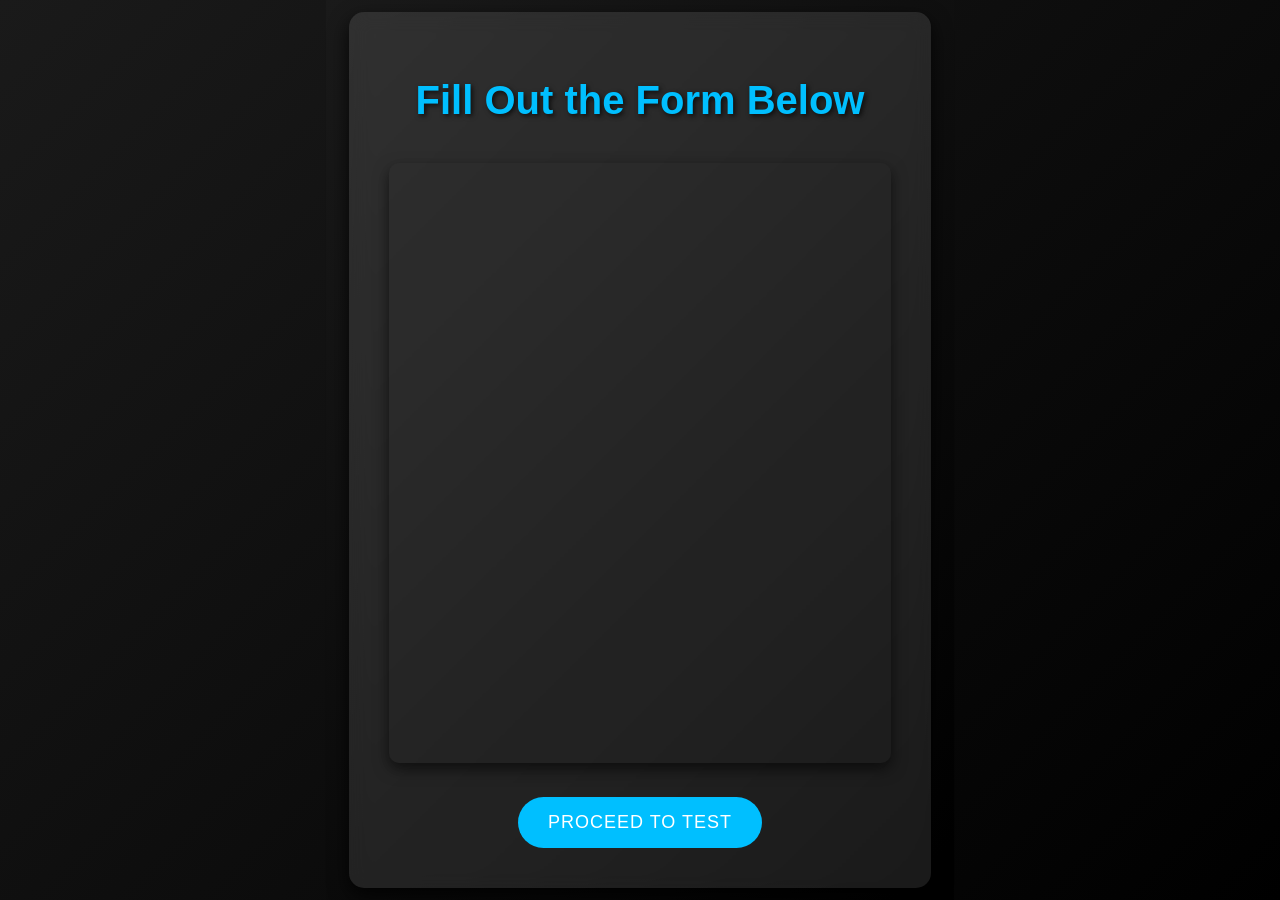
<file: Innov_Project-main/Index1.html>
<!DOCTYPE html>
<html lang="en">
<head>
  <meta charset="UTF-8">
  <meta name="viewport" content="width=device-width, initial-scale=1.0">
  <title>Google Form Embedded</title>

  <style>
    /* Global Styling */
    body, html {
      margin: 0;
      padding: 0;
      height: 100%;
      background-color: #0a0a0a;  /* Dark background */
      color: white;
      font-family: 'Poppins', Arial, sans-serif;
      display: flex;
      justify-content: center;
      align-items: center;
      text-align: center;
      background: linear-gradient(135deg, #1a1a1a, #000000);
      background-size: cover;
    }

    /* Container for centering the content */
    .container {
      width: 80%;
      max-width: 1200px;
      background-color: rgba(255, 255, 255, 0.1);
      border-radius: 15px;
      padding: 40px;
      box-shadow: 0px 8px 20px rgba(0, 0, 0, 0.8);
      backdrop-filter: blur(10px);
    }

    h1 {
      font-size: 2.5rem;
      margin-bottom: 20px;
      color: #00bfff;
      text-shadow: 2px 2px 5px rgba(0, 0, 0, 0.7);
    }

    /* Google Form Styling */
    iframe {
      width: 100%;
      max-width: 1200px;
      height: 600px;
      border: none;
      border-radius: 10px;
      margin-top: 20px;
      box-shadow: 0px 6px 15px rgba(0, 0, 0, 0.6);
      transition: transform 0.3s ease, box-shadow 0.3s ease;
    }

    iframe:hover {
      transform: scale(1.02);
      box-shadow: 0px 10px 25px rgba(0, 0, 0, 0.8);
    }

    /* Button Styling */
    .step-button {
      background-color: #00bfff;
      color: white;
      padding: 15px 30px;
      border: none;
      border-radius: 30px;
      cursor: pointer;
      font-size: 18px;
      letter-spacing: 1px;
      text-transform: uppercase;
      margin-top: 30px;
      transition: background-color 0.3s ease, transform 0.3s ease;
    }

    .step-button:hover {
      background-color: #1e90ff;
      transform: translateY(-5px);
    }

    .step-button:active {
      background-color: #007a99;
      transform: translateY(2px);
    }
  </style>
</head>
<body>
  <div class="container">
    <h1>Fill Out the Form Below</h1>

    <!-- Google Form Embed -->
    <iframe src="https://docs.google.com/forms/d/e/1FAIpQLSfhx7_dlGmwxpsGhvddkHkM15GCcFBXADG25cOY2nJ-NJXpXw/viewform?embedded=true"
            frameborder="0" marginheight="0" marginwidth="0">Loading…</iframe>

    <!-- Step Button to move to the next section -->
    <button class="step-button" id="nextStep">Proceed to Test</button>
  </div>

  <script>
    // Handle the next step button
    document.getElementById('nextStep').addEventListener('click', function() {
      window.location.href = 'index2.html';
    });
  </script>
</body>
</html>
</file>
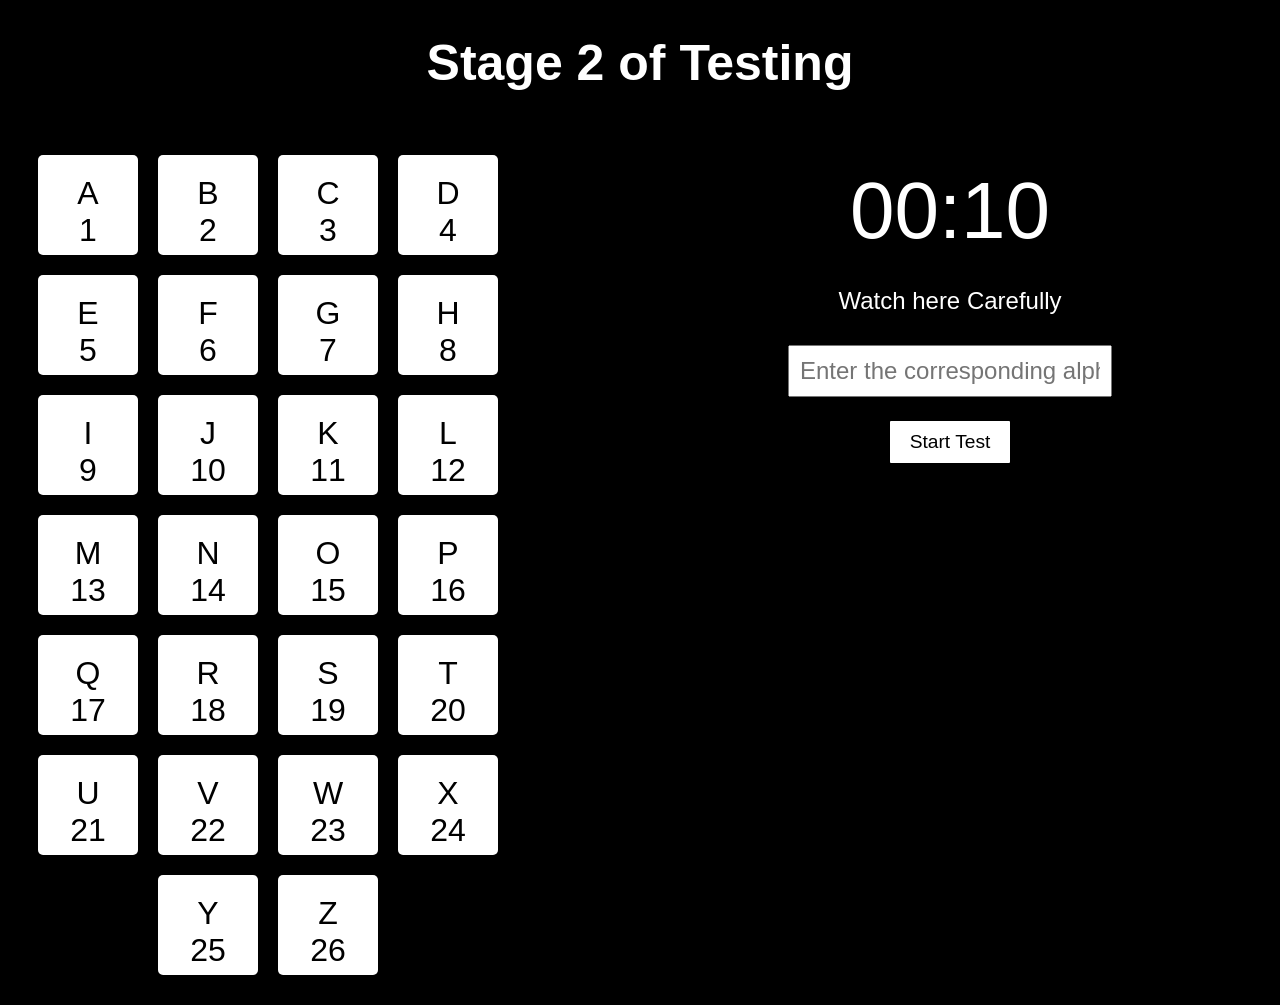
<file: Innov_Project-main/index3.html>
<!DOCTYPE html>
<html lang="en">
<head>
    <meta charset="UTF-8">
    <meta name="viewport" content="width=device-width, initial-scale=1.0">
    <title>Alphabet Test</title>
    <style>
        body {
            background-color: black;
            color: white;
            font-family: Arial, sans-serif;
            margin: 0;
            padding: 0;
        }
        .container {
            display: flex;
            flex-wrap: wrap;
            justify-content: space-between;
            align-items: flex-start;
            padding: 20px;
            gap: 10px;
        }
        .alphabet-grid {
            display: flex;
            flex-wrap: wrap;
            justify-content: center;
            margin: 0;
            width: 100%;
        }
        .alphabet-grid div {
            background-color: white;
            color: black;
            font-size: 2em;
            margin: 10px;
            padding: 20px;
            width: 60px;
            height: 60px;
            text-align: center;
            border-radius: 5px;
        }
        .right-section {
            display: flex;
            flex-direction: column;
            align-items: center;
            width: 100%;
        }
        .timer {
            font-size: 5em;
            margin: 20px 0;
        }
        input[type="text"] {
            font-size: 1.5em;
            padding: 10px;
            width: 100%;
            max-width: 300px;
            margin-top: 20px;
            text-align: center;
        }
        button {
            font-size: 1.2em;
            padding: 10px 20px;
            margin-top: 20px;
            cursor: pointer;
            border: 4px solid black; /* Black border */
            background-color: white; /* White background */
            color: black; /* Black text */
            border-radius: 5px;
        }
        .result-table {
            margin-top: 20px;
            font-size: 1.5em;
            width: 100%;
            max-width: 400px;
            text-align: center;
        }
        .result-table th, .result-table td {
            padding: 10px;
            border: 1px solid white;
        }
        .hidden {
            display: none;
        }
        .text2size {
            text-align: center;
            font-size: 50px;
        }
        .current-number {
            font-size: 1.5em;
            margin: 10px 0;
        }
        .current-numbers {
            font-size: 8em;
            margin: 10px 0;
        }
        @media (min-width: 768px) {
            .container {
                flex-direction: row;
            }
            .alphabet-grid {
                width: 40%;
            }
            .right-section {
                width: 50%;
            }
        }
    </style>
</head>
<body>
    <h1 class="text2size">Stage 2 of Testing</h1>

    <div class="container">
        <!-- Left section: Alphabet grid -->
        <div class="alphabet-grid">
            <div>A<br>1</div>
            <div>B<br>2</div>
            <div>C<br>3</div>
            <div>D<br>4</div>
            <div>E<br>5</div>
            <div>F<br>6</div>
            <div>G<br>7</div>
            <div>H<br>8</div>
            <div>I<br>9</div>
            <div>J<br>10</div>
            <div>K<br>11</div>
            <div>L<br>12</div>
            <div>M<br>13</div>
            <div>N<br>14</div>
            <div>O<br>15</div>
            <div>P<br>16</div>
            <div>Q<br>17</div>
            <div>R<br>18</div>
            <div>S<br>19</div>
            <div>T<br>20</div>
            <div>U<br>21</div>
            <div>V<br>22</div>
            <div>W<br>23</div>
            <div>X<br>24</div>
            <div>Y<br>25</div>
            <div>Z<br>26</div>
        </div>
        
        <!-- Right section: Input and timer -->
        <div class="right-section">
            <div class="timer" id="timer">00:10</div>
            <div class="current-number" id="currentNumber">Watch here Carefully </div>
           
            <input type="text" id="inputField" placeholder="Enter the corresponding alphabet..." maxlength="1">
            <button onclick="startTest()">Start Test</button>

            <!-- Table to display results -->
            <table class="result-table hidden" id="resultTable">
                <thead>
                    <tr>
                        <th>Round</th>
                        <th>Correct Answer</th>
                        <th>Your Answer</th>
                        <th>Result</th>
                    </tr>
                </thead>
                <tbody id="resultBody">
                    <!-- Results will be appended here -->
                </tbody>
            </table>

            <!-- Download button -->
            <button class="hidden" id="downloadBtn" onclick="downloadResults()">Download Results</button>

            <!-- Go to Test 3 button -->
            <button class="hidden" id="goToTest3Btn" onclick="goToNextTest()">Go to Test 3</button>
        </div>
    </div>

    <script>
        let timeLeft = 10;
        let timer;
        let correctAnswers = 0;
        let attempts = 0;
        const totalRounds = 5;
        let currentRandomNumber;
        const results = []; // To store results
        const alphabetMap = {
            1: 'A', 2: 'B', 3: 'C', 4: 'D', 5: 'E', 6: 'F', 7: 'G', 8: 'H', 9: 'I', 
            10: 'J', 11: 'K', 12: 'L', 13: 'M', 14: 'N', 15: 'O', 16: 'P', 17: 'Q', 
            18: 'R', 19: 'S', 20: 'T', 21: 'U', 22: 'V', 23: 'W', 24: 'X', 25: 'Y', 26: 'Z'
        };

        function nextRound() {
            if (attempts < totalRounds) {
                attempts++;
                currentRandomNumber = Math.floor(Math.random() * 26) + 1;
                document.getElementById('currentNumber').textContent =currentRandomNumber;
                document.getElementById('inputField').value = ''; // Reset input field
                document.getElementById('inputField').focus(); // Focus on the input field
                startTimer();
            } else {
                showResults();
            }
        }

        function startTest() {
            correctAnswers = 0;
            attempts = 0;
            results.length = 0; // Reset results array
            document.getElementById('resultTable').classList.add('hidden'); // Hide results table
            document.getElementById('downloadBtn').classList.add('hidden'); // Hide download button
            document.getElementById('goToTest3Btn').classList.add('hidden'); // Hide "Go to Test 3" button
            document.getElementById('currentNumber').textContent = "Watch Here Carefully"; // Reset current number
            nextRound();
        }

        function startTimer() {
            timeLeft = 10; // Reset timer to 10 seconds
            document.getElementById('timer').textContent = "00:" + (timeLeft < 10 ? '0' : '') + timeLeft;
            clearInterval(timer); // Clear any previous interval
            timer = setInterval(countdown, 1000); // Start countdown
        }

        function countdown() {
            timeLeft--;
            document.getElementById('timer').textContent = "00:" + (timeLeft < 10 ? '0' : '') + timeLeft;

            if (timeLeft <= 0) {
                clearInterval(timer); // Stop timer at 0
                checkAnswer(); // Auto-check if the user hasn't submitted
            }
        }

        document.getElementById('inputField').addEventListener('input', function() {
            checkAnswer(); // Automatically check answer on key press
        });

        function checkAnswer() {
            const userAnswer = document.getElementById('inputField').value.toUpperCase();
            const correctAnswer = alphabetMap[currentRandomNumber];
            let resultText = userAnswer === correctAnswer ? 'Correct' : `Wrong (Correct: ${correctAnswer})`;

            // Store result for this round
            results.push({
                round: attempts,
                correctAnswer,
                userAnswer,
                result: resultText
            });

            nextRound();
        }

        function showResults() {
            const resultTable = document.getElementById('resultTable');
            const resultBody = document.getElementById('resultBody');
            resultBody.innerHTML = ''; // Clear previous results

            // Populate table with new results
            results.forEach(result => {
                const row = document.createElement('tr');
                row.innerHTML = `
                    <td>${result.round}</td>
                    <td>${result.correctAnswer}</td>
                    <td>${result.userAnswer}</td>
                    <td>${result.result}</td>
                `;
                resultBody.appendChild(row);
            });

            resultTable.classList.remove('hidden'); // Show results table
            document.getElementById('downloadBtn').classList.remove('hidden'); // Show download button
            document.getElementById('goToTest3Btn').classList.remove('hidden'); // Show "Go to Test 3" button
        }

        function downloadResults() {
            let csvContent = "data:text/csv;charset=utf-8,Round,Correct Answer,Your Answer,Result\n";

            // Add each result to the CSV content
            results.forEach(result => {
                const row = `${result.round},${result.correctAnswer},${result.userAnswer},${result.result}\n`;
                csvContent += row;
            });

            // Create a download link
            const encodedUri = encodeURI(csvContent);
            const link = document.createElement("a");
            link.setAttribute("href", encodedUri);
            link.setAttribute("download", "alphabet_test_results.txt");

            // Trigger download
            link.click();
        }

        function goToNextTest() {
            // Redirect to Test 3 (replace with actual URL or function)
            window.location.href = "index3.html"; // Change this to your Test 3 page
        }
    </script>

</body>
</html>
</file>
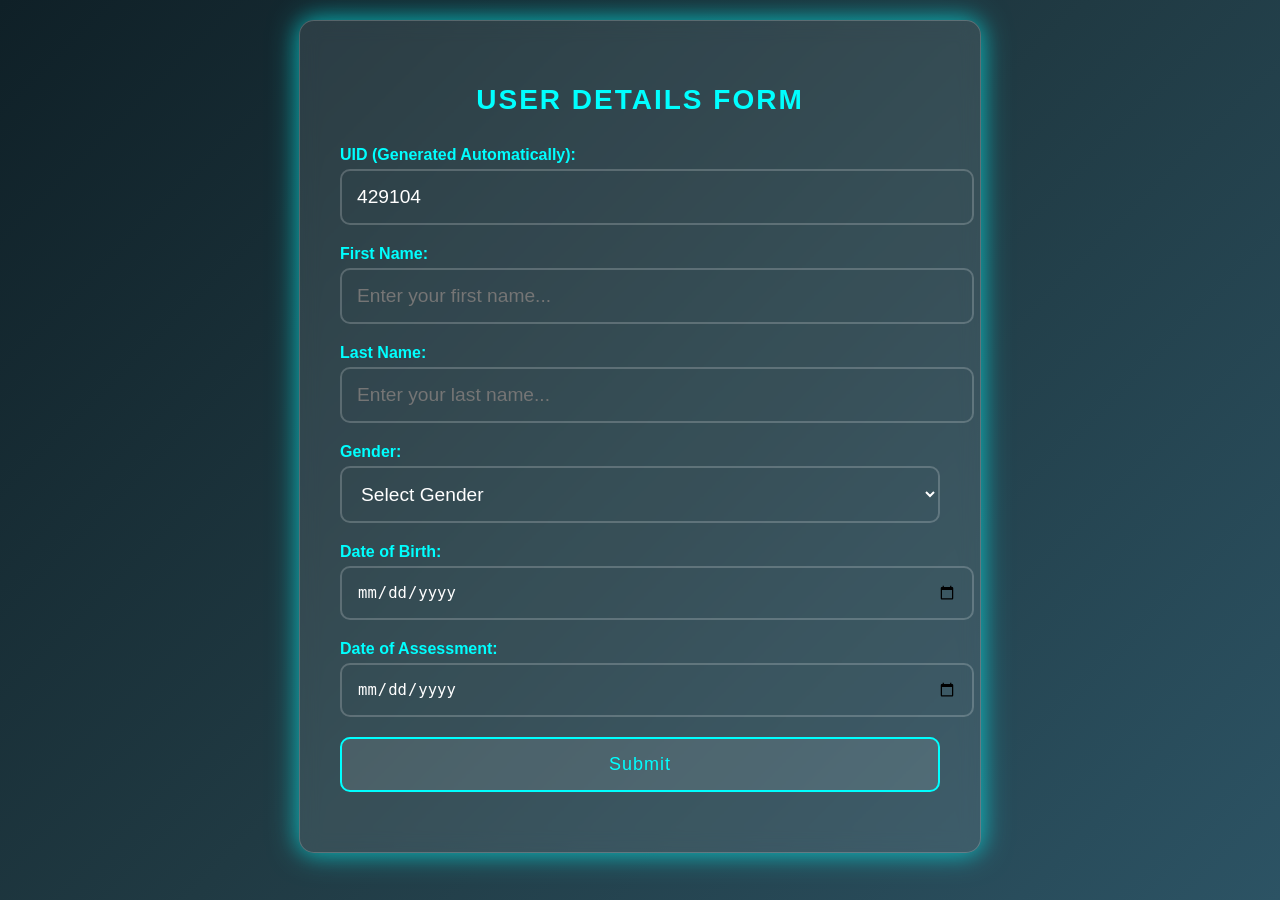
<file: Innov_Project-main/userdetail.html>
<!DOCTYPE html>
<html lang="en">
<head>
    <meta charset="UTF-8">
    <meta name="viewport" content="width=device-width, initial-scale=1.0">
    <title>Futuristic User Details Form</title>
    <style>
        /* Background settings for futuristic look */
        body {
            font-family: 'Arial', sans-serif;
            background: linear-gradient(135deg, #0f2027, #203a43, #2c5364);
            color: white;
            margin: 0;
            padding: 0;
            display: flex;
            justify-content: center;
            align-items: flex-start;
            height: 100vh;
            overflow-y: auto; /* Enable vertical scrolling if needed */
        }

        /* Container for form */
        .container {
            background-color: rgba(255, 255, 255, 0.1);
            border-radius: 15px;
            padding: 40px;
            max-width: 600px;
            width: 90%;
            margin: 20px auto; /* Ensure form stays centered and allows space for scrolling */
            box-shadow: 0 0 30px rgba(0, 255, 255, 0.5), 0 0 20px rgba(0, 255, 255, 0.3);
            backdrop-filter: blur(10px);
            border: 1px solid rgba(255, 255, 255, 0.2);
        }

        h2 {
            text-align: center;
            color: #00FFFF;
            font-family: 'Orbitron', sans-serif;
            letter-spacing: 2px;
            text-transform: uppercase;
            font-size: 28px;
            margin-bottom: 30px;
        }

        .form-group {
            margin-bottom: 20px;
            position: relative;
        }

        .form-group label {
            display: block;
            font-weight: bold;
            margin-bottom: 5px;
            color: #00FFFF;
            font-family: 'Orbitron', sans-serif;
        }

        /* Input fields and dropdown */
        .form-group input, .form-group select {
            width: 100%;
            padding: 15px;
            font-size: 1.2em;
            background: transparent;
            color: white;
            border: 2px solid rgba(255, 255, 255, 0.2);
            border-radius: 10px;
            outline: none;
            transition: border-color 0.3s ease;
        }

        .form-group input:focus, .form-group select:focus {
            border-color: #00FFFF;
        }

        /* Button styles */
        button {
            width: 100%;
            padding: 15px;
            font-size: 18px;
            color: #00FFFF;
            background-color: rgba(255, 255, 255, 0.1);
            border: 2px solid #00FFFF;
            border-radius: 10px;
            cursor: pointer;
            font-family: 'Orbitron', sans-serif;
            letter-spacing: 1px;
            transition: all 0.3s ease;
        }

        button:hover {
            background-color: #00FFFF;
            color: #000;
            box-shadow: 0px 0px 20px rgba(0, 255, 255, 0.6);
        }

        #downloadBtn {
            display: none;
            margin-top: 10px;
        }

        /* Success message */
        p.success-message {
            color: #00FF00;
            text-align: center;
            margin-top: 20px;
            font-family: 'Orbitron', sans-serif;
        }

        /* Glowing Input effect */
        .form-group input:focus::placeholder {
            color: rgba(0, 255, 255, 0.6);
        }

        /* Neon effect for label text */
        .form-group label::before {
            content: '';
            position: absolute;
            width: 100%;
            height: 2px;
            bottom: 0;
            left: 0;
            background-color: #00FFFF;
            visibility: hidden;
            transform: scaleX(0);
            transition: all 0.3s ease-in-out;
        }

        .form-group label:hover::before {
            visibility: visible;
            transform: scaleX(1);
        }

        /* Responsive Design */
        @media (max-width: 768px) {
            .container {
                padding: 20px;
                max-width: 90%;
            }

            h2 {
                font-size: 22px;
            }

            button {
                font-size: 16px;
            }
        }

        @media (max-width: 480px) {
            h2 {
                font-size: 18px;
                margin-bottom: 20px;
            }

            .form-group label {
                font-size: 1em;
            }

            .form-group input, .form-group select {
                padding: 10px;
                font-size: 1em;
            }

            button {
                padding: 12px;
                font-size: 16px;
            }
        }

        /* Font Import for futuristic design */
        @import url('https://fonts.googleapis.com/css2?family=Orbitron:wght@400;700&display=swap');
    </style>
</head>
<body>

<div class="container">
    <h2>User Details Form</h2>
    <form id="userForm">
        <div class="form-group">
            <label for="uid">UID (Generated Automatically):</label>
            <input type="text" id="uid" name="uid" readonly>
        </div>
        <div class="form-group">
            <label for="firstName">First Name:</label>
            <input type="text" id="firstName" name="firstName" placeholder="Enter your first name..." required>
        </div>
        <div class="form-group">
            <label for="lastName">Last Name:</label>
            <input type="text" id="lastName" name="lastName" placeholder="Enter your last name..." required>
        </div>
        <div class="form-group">
            <label for="gender">Gender:</label>
            <select id="gender" name="gender" required>
                <option value="">Select Gender</option>
                <option value="Male">Male</option>
                <option value="Female">Female</option>
                <option value="Other">Other</option>
            </select>
        </div>
        <div class="form-group">
            <label for="dob">Date of Birth:</label>
            <input type="date" id="dob" name="dob" required>
        </div>
        <div class="form-group">
            <label for="assessmentDate">Date of Assessment:</label>
            <input type="date" id="assessmentDate" name="assessmentDate" required>
        </div>
        <button type="submit">Submit</button>
        <button type="button" id="downloadBtn" onclick="downloadExcel()">Download Excel</button>
        <p class="success-message" id="successMessage"></p>
    </form>
</div>

<script>
    // Generate a 6-digit UID
    function generateUID() {
        return Math.floor(100000 + Math.random() * 900000);
    }

    // Set UID on page load
    document.getElementById('uid').value = generateUID();

    // Handle form submission
    const form = document.getElementById('userForm');
    const successMessage = document.getElementById('successMessage');
    const downloadBtn = document.getElementById('downloadBtn');
    let userData = [];

    form.addEventListener('submit', function (e) {
        e.preventDefault();

        // Collect form data
        const uid = document.getElementById('uid').value;
        const firstName = document.getElementById('firstName').value;
        const lastName = document.getElementById('lastName').value;
        const gender = document.getElementById('gender').value;
        const dob = document.getElementById('dob').value;
        const assessmentDate = document.getElementById('assessmentDate').value;

        // Append data to userData array
        userData.push([uid, firstName, lastName, gender, dob, assessmentDate]);

        // Show success message
        successMessage.textContent = "Details submitted successfully!";
        downloadBtn.style.display = "inline-block";

        // Clear form fields
        form.reset();
        document.getElementById('uid').value = generateUID(); // Generate new UID for the next entry
    });

    // Download Excel (CSV) function
    function downloadExcel() {
        let csvContent = "data:text/csv;charset=utf-8,UID,First Name,Last Name,Gender,DOB,Date of Assessment\n";
        userData.forEach(function(rowArray) {
            let row = rowArray.join(",");
            csvContent += row + "\n";
        });

        // Create a download link
        const encodedUri = encodeURI(csvContent);
        const link = document.createElement("a");
        link.setAttribute("href", encodedUri);
        link.setAttribute("download", "user_details.csv");

        // Trigger download
        link.click();
    }
</script>

</body>
</html>
</file>
